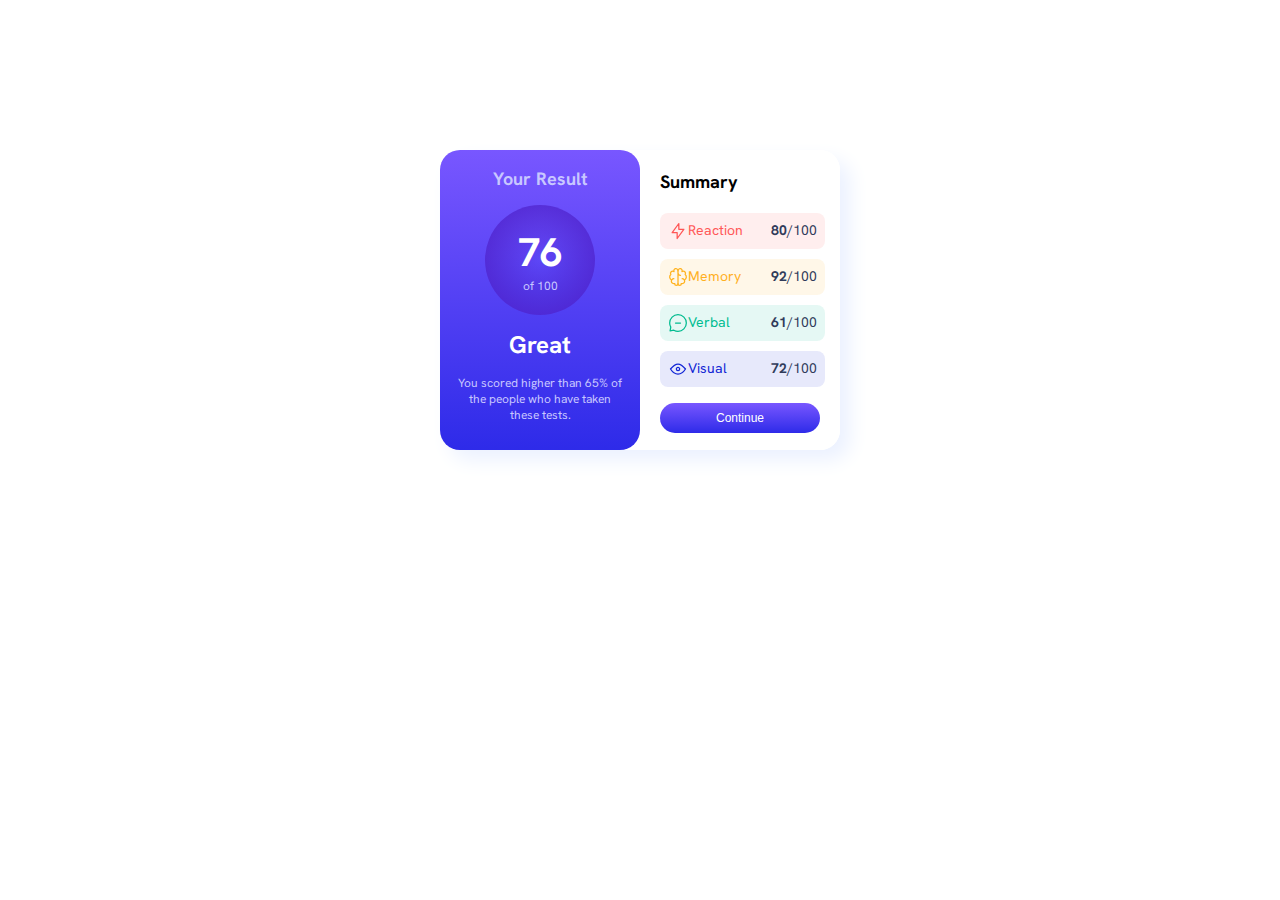
<file: 02-results-summary-component-main/index.html>
<!DOCTYPE html>
<html lang="en">

<head>
  <meta charset="UTF-8">
  <meta name="viewport" content="width=device-width, initial-scale=1.0">
  <!-- displays site properly based on user's device -->

  <link rel="icon" type="image/png" sizes="32x32" href="./assets/images/favicon-32x32.png">

  <link rel="stylesheet" href="style.css">

  <title>Frontend Mentor | Results summary component</title>



</head>

<body>
  <div class="container">
    <div class="box1">
      <h1>Your Result</h1>
      <div class="circle">
        <p class="number">76</p>
        <p class="range">of 100</p>
      </div>

      <h2>Great</h2>
      <p class="parrafo">You scored higher than 65% of the people who have taken these tests.</p>
    </div>
    <div class="box2">
      <div class="container-box2">
        <div>
          <h1>Summary</h1>
        </div>
        <div class="tests reaction-container">
          <div class="reaction">
            <img src="assets/images/icon-reaction.svg" alt="reaction-icon">
            <div>Reaction</div>
          </div>
          <div class="point"><b>80</b>/100</div>
        </div>
        <div class="tests memory-container">
          <div class="memory">
            <img src="assets/images/icon-memory.svg" alt="memory-icon">
            <div>Memory</div>
          </div>
          <div class="point"><b>92</b>/100</div>
        </div>
        <div class="tests verbal-container">
          <div class="verbal">
            <img src="assets/images/icon-verbal.svg" alt="verbal-icon">
            <div>Verbal</div>
          </div>
          <div class="point"><b>61</b>/100</div>
        </div>
        <div class="tests visual-container">
          <div class="visual">
            <img src="assets/images/icon-visual.svg" alt="visual-icon">
            <div>Visual</div>
          </div>
          <div class="point"><b>72</b>/100</div>
        </div>
        <button class="button" type="button">Continue</button>
      </div>
    </div>


  </div>


</body>

</html>
</file>
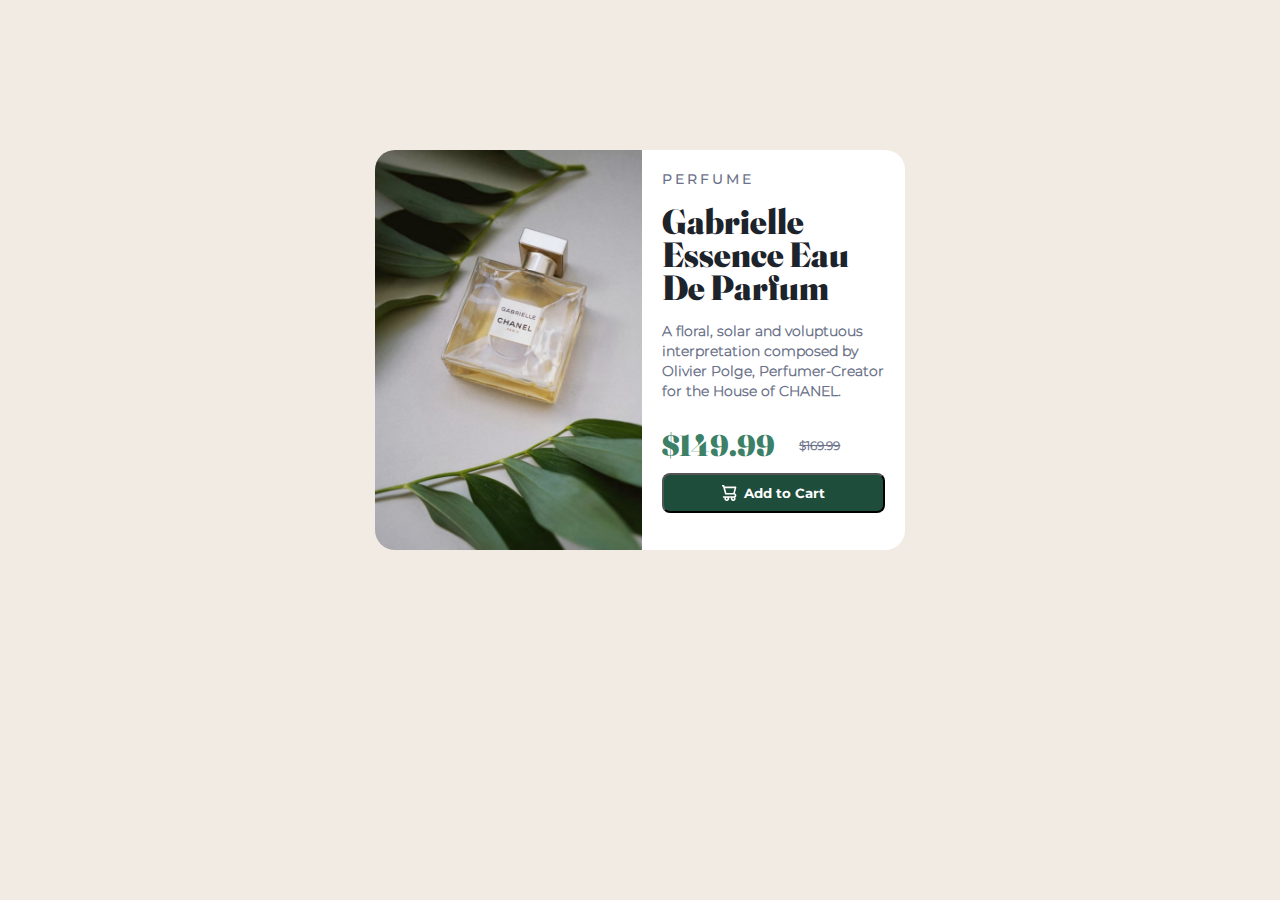
<file: 03-product-preview-card-component-main/index.html>
<!DOCTYPE html>
<html lang="en">

<head>
  <meta charset="UTF-8">
  <meta name="viewport" content="width=device-width, initial-scale=1.0">
  <!-- displays site properly based on user's device -->

  <link rel="icon" type="image/png" sizes="32x32" href="./images/favicon-32x32.png">
  <link rel="stylesheet" href="style.css">

  <title>Frontend Mentor | Product preview card component</title>


</head>

<body>
  <div class="container">
    <div class="box1">
      <img class="desktop" src="images/image-product-desktop.jpg" height="400px" alt="photo-product-desktop">
      <img class="mobile" src="images/image-product-mobile.jpg" alt="">
    </div>
    <div class="box2">
      <h1>Perfume</h1>
      <h2>Gabrielle Essence Eau De Parfum</h2>
      <p>A floral, solar and voluptuous interpretation composed by Olivier Polge,
        Perfumer-Creator for the House of CHANEL.</p>
      <div class="container-prices">
        <div class="cash1">
          $149.99
        </div>
        <div class="cash2">
          $169.99
        </div>
      </div>
      <button class="button"><img src="images/icon-cart.svg" alt="icon-cart">Add to Cart</button>
    </div>
  </div>
</body>

</html>
</file>
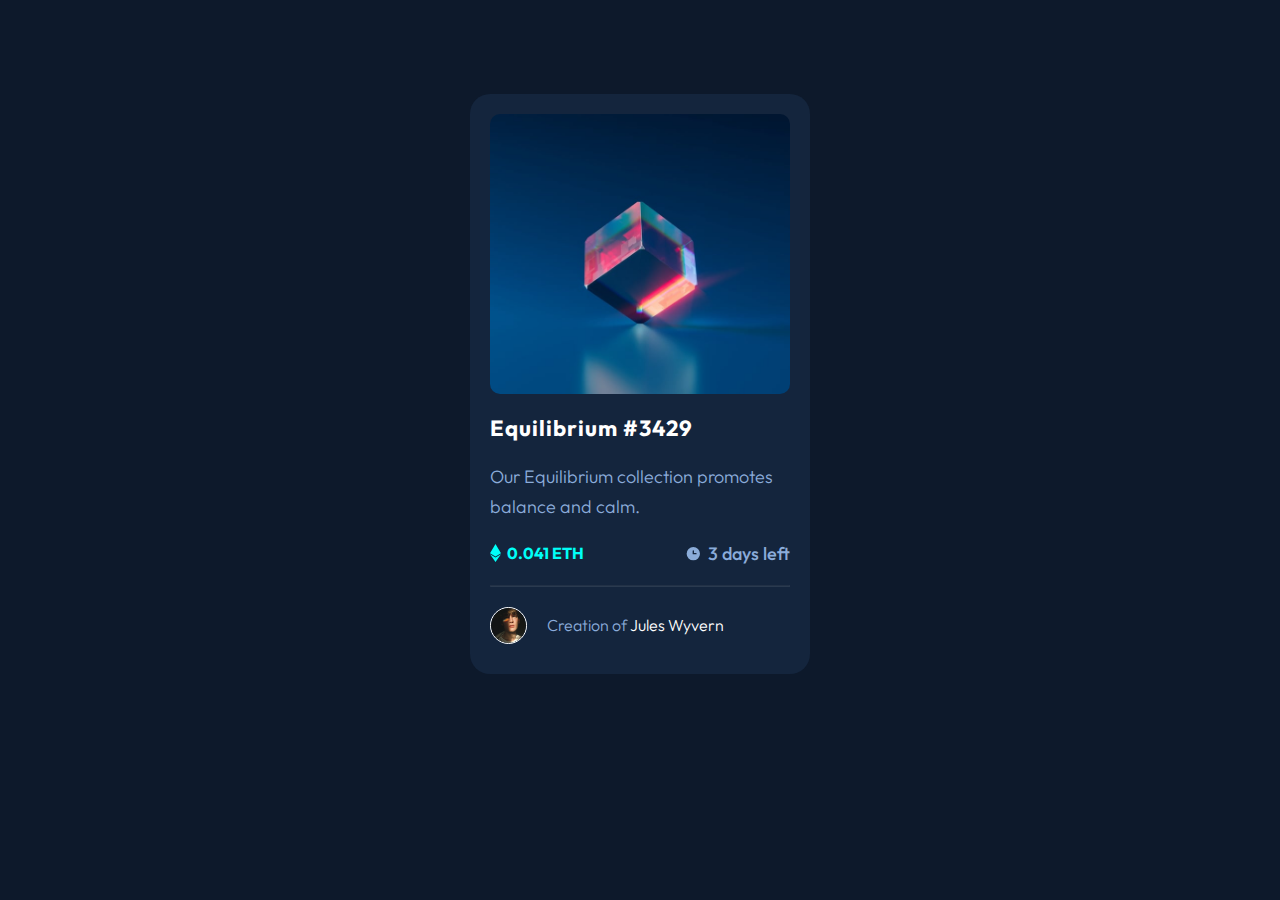
<file: 04-nft-preview-card-component-main/index.html>
<!DOCTYPE html>
<html lang="en">

<head>
  <meta charset="UTF-8">
  <meta name="viewport" content="width=device-width, initial-scale=1.0">
  <!-- displays site properly based on user's device -->

  <link rel="icon" type="image/png" sizes="32x32" href="./images/favicon-32x32.png">
  <link rel="stylesheet" href="style.css">

  <title>Frontend Mentor | NFT preview card component</title>


</head>

<body>

  <div class="container">
    <div class="bg-photo">
      <div class="view">
        
      </div>
      <div class="mobile">
        <img src="images/icon-view.svg" alt="view">
      </div>

      <div class="wallpaper">
        <img src="images/image-equilibrium.jpg" alt="equilibrium-wallpaper">
      </div>
    </div>

    <h1>Equilibrium #3429</h1>
    <p class="parrafo">Our Equilibrium collection promotes balance and calm.</p>
    <div class="prices">
      <div class="ether">
        <img src="images/icon-ethereum.svg" alt="icon-ethereum">
        <div>0.041 ETH</div>
      </div>

      <div class="time">
        <img src="images/icon-clock.svg" alt="icon-clock">
        <div>3 days left</div>
      </div>
    </div>
    <hr>
    <div class="foot">
      <img src="images/image-avatar.png" alt="">
      <p>Creation of <span>Jules Wyvern</span></p>
    </div>

  </div>










</body>

</html>
</file>
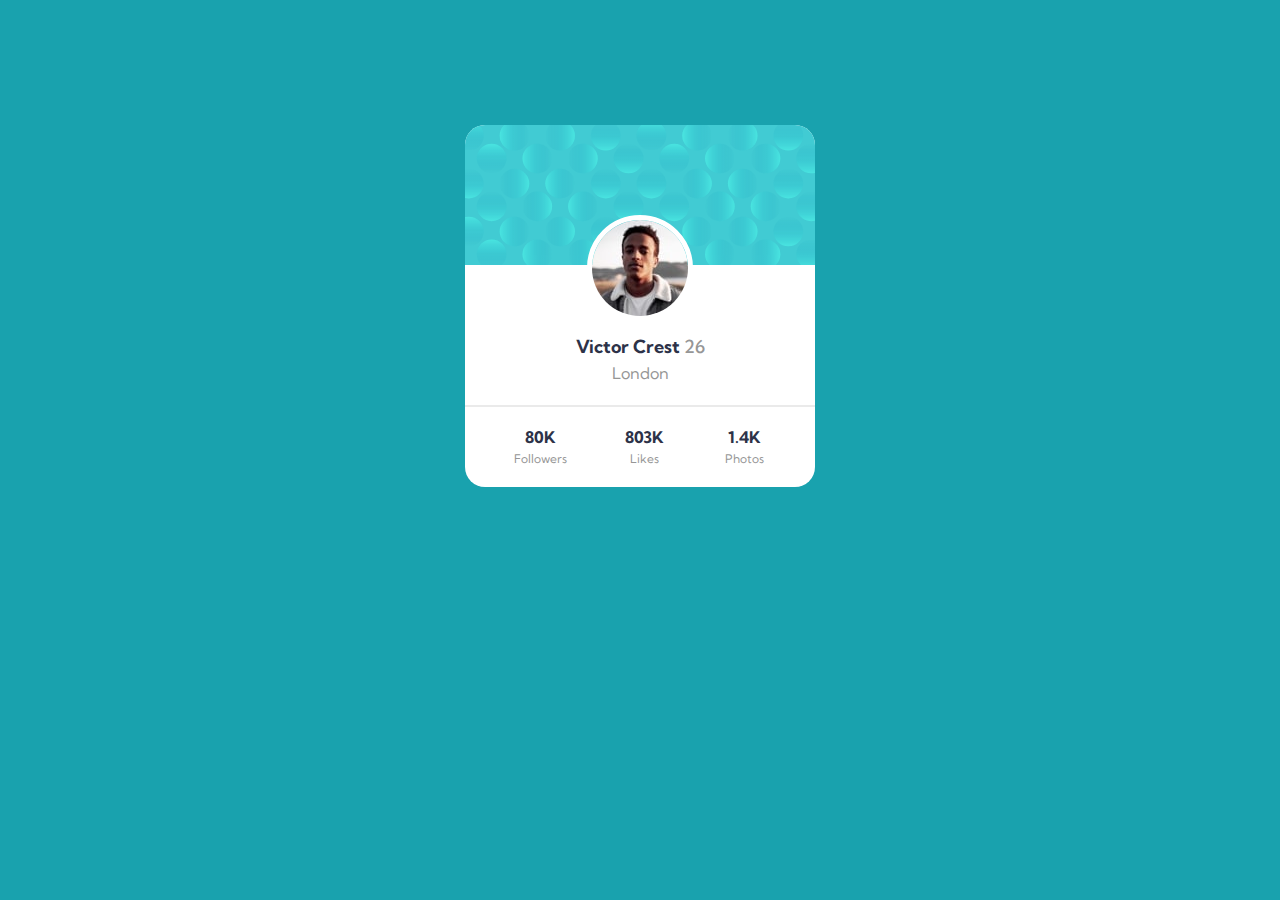
<file: 05-profile-card-component-main/index.html>
<!DOCTYPE html>
<html lang="en">

<head>
  <meta charset="UTF-8">
  <meta name="viewport" content="width=device-width, initial-scale=1.0">
  <!-- displays site properly based on user's device -->

  <link rel="icon" type="image/png" sizes="32x32" href="./images/favicon-32x32.png">
  <link rel="stylesheet" href="style.css">
  <title>Frontend Mentor | Profile card component</title>

</head>

<body>
  <div class="wallpaper">

  </div>

  <div class="container">
    <div class="wall">
      <div class="img">
        <img src="images/bg-pattern-card.svg" alt="">
      </div>
      <div class="box">
        <div class="person">
          <img src="images/image-victor.jpg" alt="">
        </div>
        <div class="name">
          Victor Crest <span>26</span>
        </div>
        <span class="place">London</span>
      </div>
    </div>
    <div class="fallowers">
      <div>80K
        <span>Followers</span>
      </div>
      <div>803K
        <span>Likes</span>
      </div>
      <div>1.4K
        <span>Photos</span>
      </div>
    </div>
  </div>

</body>

</html>
</file>
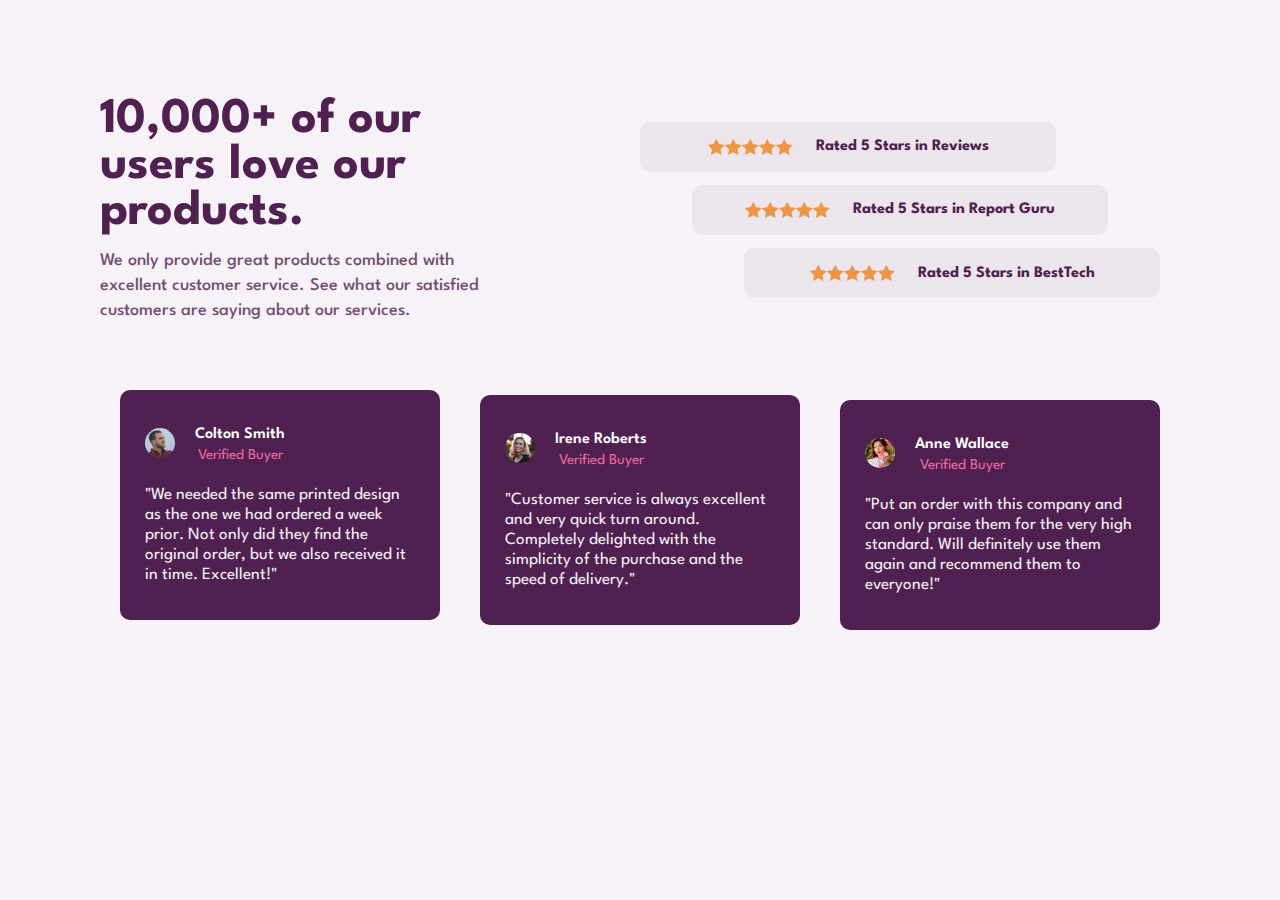
<file: 06-social-proof-section-master (Responsive pendiente)/index.html>
<!DOCTYPE html>
<html lang="en">

<head>
  <meta charset="UTF-8" />
  <meta name="viewport" content="width=device-width, initial-scale=1.0" />
  <link rel="icon" type="image/png" sizes="32x32" href="./images/favicon-32x32.png" />
  <link rel="stylesheet" href="style.css">
  <title>Frontend Mentor | Social proof section</title>


</head>

<body>
  <main>
    <section class="section-1">
      <div class="box-1">
        <h1>10,000+ of our users love our products.</h1>
        <p>We only provide great products combined with excellent customer service.
          See what our satisfied customers are saying about our services.</p>
      </div>
      <div class="box-2">
        <div class="reviews">
          <img src="images/icon-star.svg" alt="">
          <img src="images/icon-star.svg" alt="">
          <img src="images/icon-star.svg" alt="">
          <img src="images/icon-star.svg" alt="">
          <img src="images/icon-star.svg" alt="">
          <span>Rated 5 Stars in Reviews</span>
        </div>
        <div class="report">
          <img src="images/icon-star.svg" alt="">
          <img src="images/icon-star.svg" alt="">
          <img src="images/icon-star.svg" alt="">
          <img src="images/icon-star.svg" alt="">
          <img src="images/icon-star.svg" alt="">
          <span>Rated 5 Stars in Report Guru</span>
        </div>
        <div class="besttech">
          <img src="images/icon-star.svg" alt="">
          <img src="images/icon-star.svg" alt="">
          <img src="images/icon-star.svg" alt="">
          <img src="images/icon-star.svg" alt="">
          <img src="images/icon-star.svg" alt="">
          <span>Rated 5 Stars in BestTech</span>
        </div>
      </div>
    </section>
    <section class="section-2">
      <div class="box-3">
        <div>
          <span class="img-colton">
            <img src="images/image-colton.jpg" alt="image-colton">
          </span>
          <div class="name">
            <span>Colton Smith</span>
            <span class="status">Verified Buyer</span>
          </div>
        </div>
        <p>
          "We needed the same printed design as the one we had ordered a week prior.
          Not only did they find the original order, but we also received it in time.
          Excellent!"
        </p>
      </div>
      <div class="box-4">
        <div>
          <span class="img-irene">
            <img src="images/image-irene.jpg" alt="image-irene">
          </span>
          <div class="name">
            <span>Irene Roberts</span>
            <span class="status">Verified Buyer</span>
          </div>
        </div>
        <p>
          "Customer service is always excellent and very quick turn around. Completely
          delighted with the simplicity of the purchase and the speed of delivery."
        </p>
      </div>
      <div class="box-5">
        <div>
          <span class="img-anne">
            <img src="images/image-anne.jpg" alt="image-anne">
          </span>
          <div class="name">
            <span>Anne Wallace</span>
            <span class="status">Verified Buyer</span>
          </div>
        </div>
        <p>
          "Put an order with this company and can only praise them for the very high
          standard. Will definitely use them again and recommend them to everyone!"
        </p>
      </div>
    </section>
  </main>

</body>

</html>
</file>
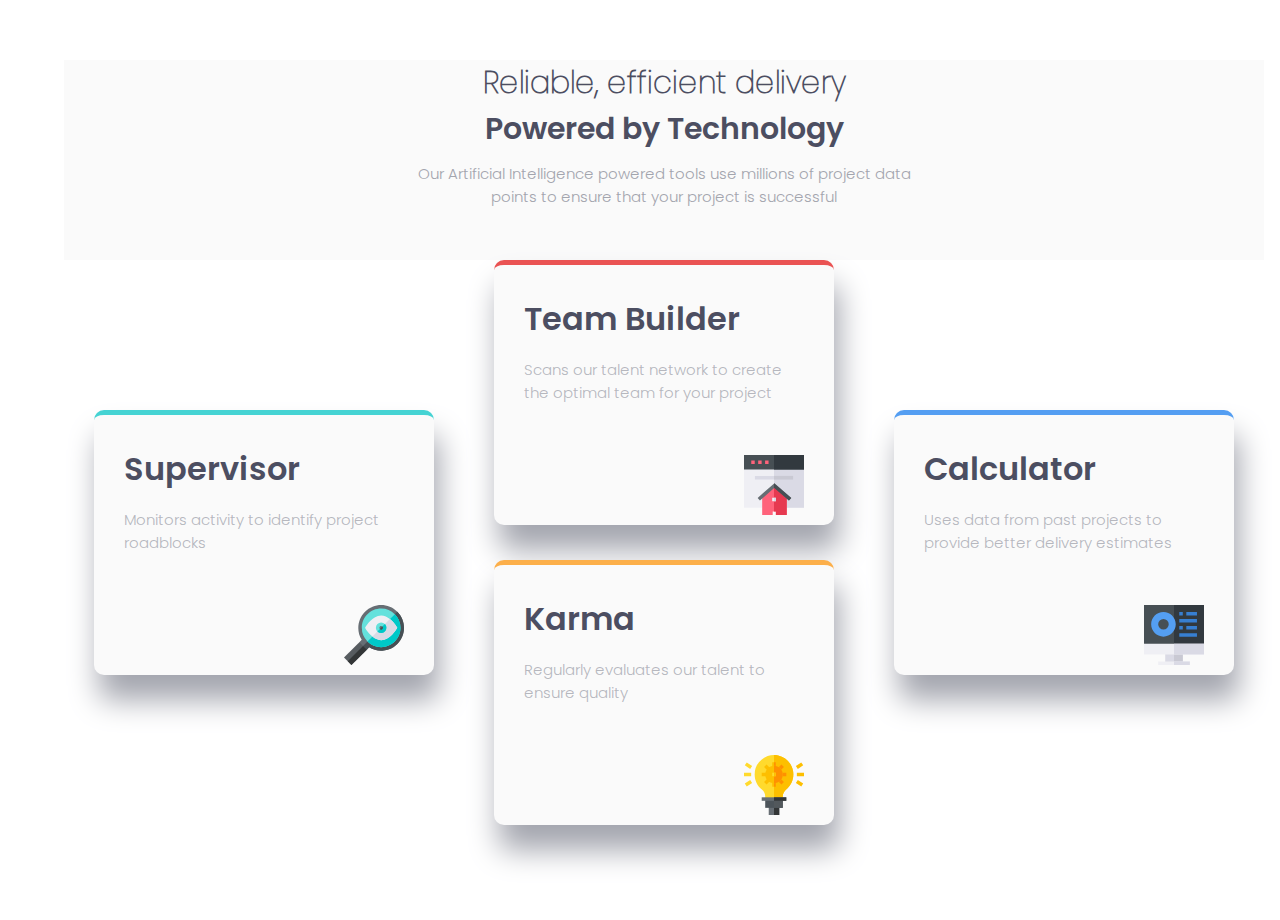
<file: 07-four-card-feature-section-master/index.html>
<!DOCTYPE html>
<html lang="en">

<head>
  <meta charset="UTF-8">
  <meta name="viewport" content="width=device-width, initial-scale=1.0">
  <!-- displays site properly based on user's device -->

  <link rel="icon" type="image/png" sizes="32x32" href="./images/favicon-32x32.png">
  <link rel="stylesheet" href="style.css">

  <title>Frontend Mentor | Four card feature section</title>


</head>

<body>

  <main>
    <div>
      <h1>Reliable, efficient delivery</h1>
      <h2>Powered by Technology</h2>
      <p>Our Artificial Intelligence powered tools use millions of project data points
        to ensure that your project is successful</p>
    </div>
    <section class="supervisor">
      <h1>Supervisor</h1>
      <p>Monitors activity to identify project roadblocks</p>
      <img src="images/icon-supervisor.svg" alt="">
    </section>
    <section class="team-builder">
      <h1>Team Builder</h1>
      <p>Scans our talent network to create the optimal team for your project</p>
      <img src="images/icon-team-builder.svg" alt="">
    </section>
    <section class="karma">
      <h1>Karma</h1>
      <p>Regularly evaluates our talent to ensure quality</p>
      <img src="images/icon-karma.svg" alt="">
    </section>
    <section class="calculator">
      <h1>Calculator</h1>
      <p>Uses data from past projects to provide better delivery estimates</p>
      <img src="images/icon-calculator.svg" alt="">
    </section>
  </main>

</body>

</html>
</file>
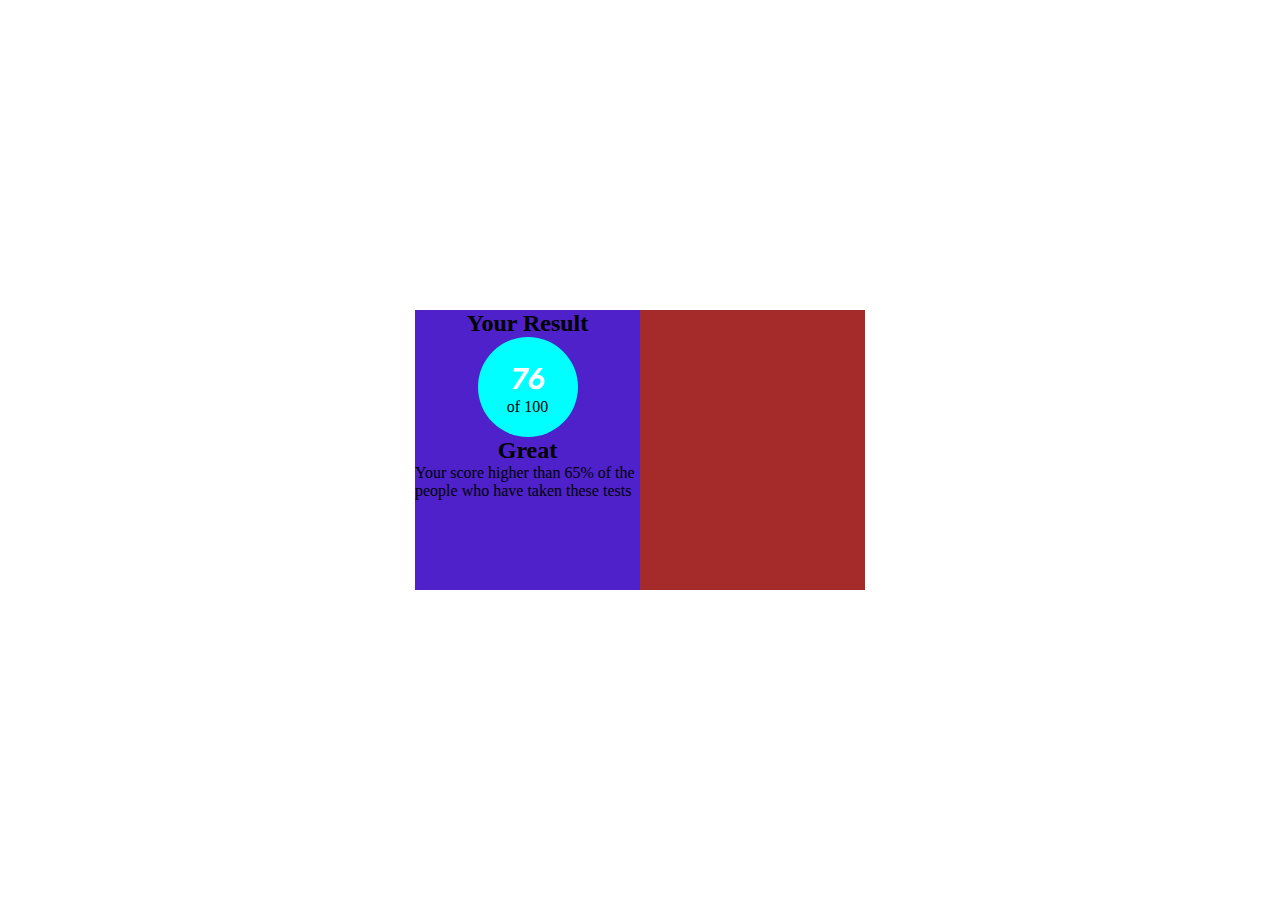
<file: 02-results-summary-component-main/index (corregido).html>
<!DOCTYPE html>
<html lang="en">
  <head>
    <meta charset="UTF-8" />
    <meta name="viewport" content="width=device-width, initial-scale=1.0" />
    <link rel="stylesheet" href="style corregido.css" />
    <title>results-summary</title>
  </head>
  <body>
    <div class="container movil-container">
      <div class="side side--left">
        <h2>Your Result</h2>
        <div class="side--left__circle">
          <h3>76</h3>
          <p>of 100</p>
        </div>
        <h2>Great</h2>
        <p>
          Your score higher than 65% of the people who have taken these tests
        </p>
      </div>

      <div class="side side--rigth"></div>
    </div>
  </body>
</html>
</file>
<file: 02-results-summary-component-main/style.css>
* {
  margin: 0;
  padding: 0;
}

@font-face {
  font-family: "HankenGrotesk-VariableFont_wght";
  src: url(assets/fonts/HankenGrotesk-VariableFont_wght.ttf);
}

@font-face {
  font-family: "HankenGrotesk-Bold";
  src: url(assets/fonts/static/HankenGrotesk-Bold.ttf);
}

body {
  font-family: "HankenGrotesk-VariableFont_wght", Arial, Helvetica, sans-serif;
  height: 600px;
  display: flex;
  justify-content: center;
  align-items: center;
}

.container {
  width: 400px;
  height: 300px;
  border-radius: 20px;
  display: flex;
  box-shadow: 10px 10px 20px hsl(221, 100%, 96%);
}

.box1 {
  width: 50%;
  height: 100%;
  background: linear-gradient(hsl(252, 100%, 67%), hsl(241, 81%, 54%));
  border-radius: 20px;
  display: flex;
  flex-direction: column;
  justify-content: space-around;
  align-items: center;
  text-align: center;
}

.box1 h1 {
  padding: 10px 0 0 0;
  font-size: 18px;
  color: hsl(241, 100%, 89%);
}

.circle {
  width: 110px;
  height: 110px;
  background: radial-gradient(hsla(241, 72%, 46%, 0), hsla(256, 72%, 46%, 1));
  display: flex;
  flex-direction: column;
  justify-content: center;
  border-radius: 100%;
}

.number {
  font-size: 40px;
  font-family: "HankenGrotesk-Bold", Arial, Helvetica, sans-serif;
  color: hsl(0, 0%, 100%);
}

.range {
  color: hsl(241, 100%, 89%);
  font-size: 12px;
}

.box1 h2 {
  color: hsl(0, 0%, 100%);
}

.box1 .parrafo {
  font-size: 12px;
  padding: 0 18px;
  margin-bottom: 20px;
  color: hsl(241, 100%, 89%);
}

.box2 {
  width: 50%;
  height: 100%;
  background: hsl(0, 0%, 100%);
  border-radius: 20px;
}

.container-box2 {
  padding: 10px 20px;
  display: flex;
  flex-direction: column;
  justify-content: space-between;
}

.container-box2 div h1 {
  font-size: 18px;
  padding: 10px 10px 10px 0;
}

.tests {
  width: 93%;
  height: 20px;
  background: grey;
  margin-top: 10px;
  display: flex;
  justify-content: space-between;
  font-size: 14px;
  padding: 8px;
  border-radius: 8px;
}

.tests div {
  display: flex;
}

.point {
  color: hsl(224, 30%, 27%);
}

.reaction-container {
  background-color: hsla(0, 100%, 67%, 0.1);
}

.reaction {
  color: hsl(0, 100%, 67%);
}

.memory-container {
  background-color: hsla(39, 100%, 56%, 0.1);
}

.memory {
  color: hsl(39, 100%, 56%);
}

.verbal-container {
  background-color: hsla(166, 100%, 37%, 0.1);
}

.verbal {
  color: hsl(166, 100%, 37%);
}

.visual-container {
  background-color: hsla(234, 85%, 45%, 0.1);
}

.visual {
  color: hsl(234, 85%, 45%);
}

.button {
  height: 30px;
  background: linear-gradient(hsl(252, 100%, 67%), hsl(241, 81%, 54%));
  border-radius: 30px;
  border: none;
  display: flex;
  align-items: center;
  justify-content: center;
  color: hsl(0, 0%, 100%);
  margin-top: 10%;
  font-size: 12px;
}

.button:hover {
  cursor: pointer;
  background: linear-gradient(hsl(241, 81%, 54%), hsl(252, 100%, 67%));
}

@media screen and (max-width:412px) {
    body {
      width: 100%;
      height: 100%;/* Este es el tamaño del Iphone SE */
    }

    .container {
      display: flex;
      flex-direction: row;
      flex-wrap: wrap;
      width: 100%;
      height: 100%;
    }

    .box1 {
      width: 100%;
      height: 45%;
      border-radius: 0 0 20px 20px;
      flex-direction: column;
      justify-content: space-around;
      align-items: center;
    }

    .parrafo {
      width: 52%;
      margin: 0px;
    }

    .box2 {
      width: 100%;
      height: 55%;
    }

    .button {
      height: 35px;
    }
    
}
</file>
<file: 03-product-preview-card-component-main/style.css>
* {
  margin: 0;
  padding: 0;
}

body {
  height: 700px;
  display: flex;
  background: hsl(30, 38%, 92%);
  justify-content: center;
  align-items: center;
}

.container {
  width: 530px;
  height: 400px;
  display: flex;
}

.desktop {
  border-radius: 20px 0 0 20px;
}

.mobile {
  display: none;
}

.box2 {
  width: 100%;
  display: flex;
  flex-wrap: wrap;
  padding: 20px;
  justify-content: left;
  background: hsl(0, 0%, 100%);
  border-radius: 0 20px 20px 0;
}

@font-face {
  font-family: "Montserrat-VariableFont_wght";
  src: url(fonts/Montserrat/Montserrat-VariableFont_wght.ttf);
}

.box2 h1 {
  font-size: 14px;
  font-family: "Montserrat-VariableFont_wght", Arial, Helvetica, sans-serif;
  letter-spacing: 3px;
  text-transform: uppercase;
  color: hsl(228, 12%, 48%);
  font-weight: 500;
}

@font-face {
  font-family: "Fraunces_9pt_Soft-Black";
  src: url(fonts/Fraunces/static/Fraunces_144pt-Black.ttf);
}

.box2 h2 {
  font-size: 35px;
  line-height: 33px;
  font-family: "Fraunces_9pt_Soft-Black";
  color: hsl(212, 21%, 14%);
}

@font-face {
  font-family: "Montserrat-Light";
  src: url(fonts/Montserrat/static/Montserrat-Light.ttf);
}
.box2 p {
  color: hsl(228, 12%, 48%);
  font-family: "Montserrat-Light";
  font-size: 14px;
  line-height: 20px;
  font-weight: bold;
}
.container-prices {
  display: flex;
  width: 80%;
  justify-content: space-between;
  align-items: center;
}

.cash1 {
  font-size: 30px;
  font-family: "Fraunces_9pt_Soft-Black";
  color: hsl(158, 36%, 37%);
}

.cash2 {
  text-decoration: line-through;
  color: hsl(228, 12%, 48%);
  font-family: "Montserrat-Light";
  font-weight: bold;
  font-size: 12px;
}

@font-face {
  font-family: "Montserrat-Bold";
  src: url(fonts/Montserrat/static/Montserrat-Bold.ttf);
}

.button {
  width: 100%;
  height: 40px;
  border-radius: 8px;
  display: flex;
  justify-content: space-around;
  align-items: center;
  font-family: "Montserrat-Bold";
  background: hsl(158, 44%, 21%);
  color: hsl(0, 0%, 100%);
  padding: 0 55px;
}

@media screen and (max-width: 565px) {
  body {
    justify-content: flex-start;
    align-items: flex-start;
  }

  .container {
    width: 100%;
    height: 120%;
    display: flex;
    flex-direction: column;
    padding: 30px 20px;
  }

  .desktop {
    display: none;
  }

  .mobile {
    display: flex;
    width: 100%;
    height: auto;
    object-fit: cover;
    border-radius: 20px 20px 0 0;
  }

  .box2 {
    width: 100%;
    height: 45%;
    border-radius: 0 0 20px 20px;
    padding: 20px 0;
  }

  .box2 h1 {
    margin: 20px 0 0 20px;
  }

  .box2 h2 {
    margin: 20px 0 0 20px;
  }

  .box2 p {
    margin: 20px 20px 0 20px;
  }

  .container-prices {
    margin: 20px 0 0 20px;
    padding-right: 40%;
  }

  .button {
    margin: 0 20px 10px 20px;
    justify-content: center;
  }
}
</file>
<file: 04-nft-preview-card-component-main/style.css>
* {
  margin: 0;
  padding: 0;
}

body {
  height: 667px;
  background: hsl(217, 54%, 11%);
  display: flex;
  justify-content: center;
  align-items: center;
  margin: 50px 20px;
}

.container {
  width: 100%;
  height: auto;
  background: hsl(216, 50%, 16%);
  padding: 20px;
  border-radius: 20px;
  justify-content: center;
  align-items: center;
}

.bg-photo img {
  width: 100%;
  height: 280px;
  display: flex;
  justify-content: center;
  align-items: center;
  border-radius: 10px;
}

.view {
  border-radius: 10px;
  position: absolute;
}

.mobile {
  position: absolute;
  visibility: hidden;
}

.wallpaper {
  width: 100%;
  height: 100%;
  object-fit: cover;
}

@font-face {
  font-family: "Outfit-Bold";
  src: url(fonts/static/Outfit-Bold.ttf);
}

h1 {
  margin: 20px 0;
  font-family: "Outfit-Bold";
  font-size: 22px;
  color: hsl(0, 0%, 100%);
  letter-spacing: 1px;
}

.parrafo {
  color: hsl(215, 51%, 70%);
  font-family: "Outfit-Light";
  font-size: 18px;
  line-height: 30px;
}

.prices {
  display: flex;
  font-size: 18px;
  justify-content: space-between;
  margin: 20px 0;
}

.ether {
  width: 35%;
  color: hsl(178, 100%, 50%);
  font-family: "Outfit-Bold";
  display: flex;
  align-items: center;
  justify-content: space-between;
}

@font-face {
  font-family: "Outfit-Medium";
  src: url(fonts/static/Outfit-Medium.ttf);
}

.time {
  width: 35%;
  color: hsl(215, 51%, 70%);
  font-family: "Outfit-Medium";
  display: flex;
  align-items: center;
  justify-content: space-between;
}

@font-face {
  font-family: "Outfit-Light";
  src: url(fonts/static/Outfit-Light.ttf);
}

hr {
  height: 0;
  background: hsl(215, 51%, 70%);
  opacity: 0.1;
}

.foot {
  display: flex;
  align-items: center;
}

.foot img {
  width: 35px;
  height: auto;
  border: 1.5px solid hsl(0, 0%, 100%);
  border-radius: 100%;
  margin: 20px 0 10px 0;
}

@font-face {
  font-family: "Outfit-Light";
  src: url(fonts/static/Outfit-Light.ttf);
}

.foot p {
  margin-left: 20px;
  margin-top: 10px;
  color: hsl(215, 51%, 70%);
  font-family: "Outfit-Light";
}

.foot p span {
  color: white;
}

@media screen and (min-width: 375px) {
  .container {
    margin: 0;
    width: 300px;
    height: auto;
  }

  .container h1 {
    display: inline-block;
  }

  .container h1:hover {
    color: hsl(178, 100%, 50%);
    cursor: pointer;
  }

  .ether {
    justify-content: left;
  }

  .ether div {
    font-size: 16px;
    margin-left: 6px;
  }



  .foot p span:hover {
    color: hsl(178, 100%, 50%);
    cursor: pointer;
  }

  .bg-photo:hover {
    display: flex;
    justify-content: center;
    align-items: center;
    cursor: pointer;

    .mobile {
      visibility: visible;
    }

    .mobile img {
      width: 50px;
      height: 50px;
    }
    .view {
      width: 300px;
      height: 280px;
      background: hsl(178, 100%, 50%);
      opacity: 0.4;
    }
  }
}
</file>
<file: 05-profile-card-component-main/style.css>
* {
    margin: 0;
    padding: 0;
}

body {
    width: 100%;
    height: 612px;
    display: flex;
    justify-content: center;
    align-items: center;
    background: hsl(185, 75%, 39%);
}

.container {
    background: white;
    width: 350px;
    height: auto;
    border-radius: 20px;
    display: flex;
    flex-wrap: wrap;
    justify-content: center;
}

.wall {
    height: 280px;
    border-bottom: 2px solid hsla(0, 0%, 59%,0.2);
}

.img {
    width: 350px;
    height: 140px;
    object-fit: cover;
    display: flex;
    flex-wrap: wrap;
    justify-content: center;
    align-items: center;
}

.img img {
    border-radius: 20px 20px 0 0;
}

.box {
    display: flex;
    flex-direction: column;
    flex-wrap: wrap;
    align-items: center;
    position: relative;
    top: -50px;
}

.person img {
    border-radius: 100%;
    border: 5px solid white;
    margin-bottom: 10px;
}

@font-face {
    font-family: "KumbhSans-Bold";
    src: url(fonts/static/KumbhSans-Bold.ttf);
}

.name {
    font-family: "KumbhSans-Bold";
    font-size: 18px;
    color: hsl(229, 23%, 23%);
    margin-bottom: 5px;
}

@font-face {
    font-family: "KumbhSans-Medium";
    src: url(fonts/static/KumbhSans-Medium.ttf);
}

.name span {
    font-family: "KumbhSans-Medium";
    color: hsl(0, 0%, 59%);
}

@font-face {
    font-family: "KumbhSans-Regular";
    src: url(fonts/static/KumbhSans-Regular.ttf);
}

.place {
    font-family: "KumbhSans-Regular";
    color: hsl(0, 0%, 59%);
}

.fallowers {
    display: flex;
    justify-content: space-around;
    margin: 0 20px;
}

@font-face {
    font-family: "KumbhSans-Bold";
    src: url(fonts/static/KumbhSans-Bold.ttf);
}

.fallowers div {
    font-family: "KumbhSans-Bold";
    color: hsl(229, 23%, 23%);
    padding: 20px 20px;
    text-align: center;
}

.fallowers div span {
    font-family: "KumbhSans-Regular";
    font-size: 12px;
    color: hsl(0, 0%, 59%);
}

@media screen and (max-width:375px) {
    .container {
        width: 90%;
        /* min-width: 290px; */
        height: auto;

        /* Con esto se evi */
        resize: none;
        overflow: hidden;
    }

    .wall {
        width: ;
    }

    .img {
        width: 100%;
    }

    .img img {
        width: 100%;
    height: 100%;
    }
}
</file>
<file: 06-social-proof-section-master (Responsive pendiente)/style.css>
* {
    margin: 0;
    padding: 0;
}

body {
    background: hsl(300, 24%, 96%);
    padding: 60px 100px;
}

main {
    width: 100%;
    max-width: 1440px;
    height: 600px;
    background: hsl(300, 24%, 96%);
    display: flex;
    flex-wrap: wrap;
}

.section-1 {
    width: 100%;
    height: 50%;
    display: flex;
}

.box-1 {
    width: 50%;
    height: auto;
    text-align: left;
    display: flex;
    flex-wrap: wrap;
    align-items: center;
}

@font-face {
    font-family: "LeagueSpartan-Bold";
    src: url(fonts/static/LeagueSpartan-Bold.ttf);
}

.box-1 h1 {
    font-family: "LeagueSpartan-Bold";
    font-size: 50px;
    width: 80%;
    color: hsl(300, 43%, 22%);
    display: inline-block;
    position: relative;
    top: 15px;
}

@font-face {
    font-family: "LeagueSpartan-Medium";
    src: url(fonts/static/LeagueSpartan-Medium.ttf);
}

.box-1 p {
    font-family: "LeagueSpartan-Medium";
    font-size: 18px;
    color: hsla(300, 43%, 22%,0.8);
    width: 80%;
    display: inline-block;
    position: relative;
    top: -15px;
    line-height: 25px;
}
.box-2 {
    width: 50%;
    height: auto;
    display: flex;
    flex-direction: column;
    justify-content: space-around;
    padding: 55px 20px;
}

.box-2 div {
    width: 80%;
    height: 50px;
    background: hsla(303, 10%, 53%,0.1);
    border-radius: 10px;
    display: flex;
    justify-content: center;
    align-items: center;
    -webkit-border-radius: 10px;
    -moz-border-radius: 10px;
    -ms-border-radius: 10px;
    -o-border-radius: 10px;
    color: hsl(300, 43%, 22%);
    font-family: "LeagueSpartan-Bold";
}

.box-2 div span {
    margin-left: 23px;
}

.reviews {
    align-self: flex-start;
}

.report {
    align-self: center;
}

.besttech {
    align-self: flex-end;
}

.section-2 {
    width: 100%;
    height: 50%;
    display: flex;
    justify-content: space-between;
}

.box-3 {
    align-self: flex-start;
}

.box-4 {
    align-self: center;
}

.box-5 {
    align-self: flex-end;
}

.section-2 .box-3, .box-4, .box-5 {
    background: hsl(300, 43%, 22%);
    color: hsl(0, 0%, 100%);
    width: 27%;
    height: auto;
    padding: 35px 25px;
    margin: 30px 20px;
    border-radius: 10px;
    -webkit-border-radius: 10px;
    -moz-border-radius: 10px;
    -ms-border-radius: 10px;
    -o-border-radius: 10px;
}

.section-2 div div {
    display: flex;
    flex-wrap: wrap;
    align-items: center;
}

@font-face {
    font-family: "LeagueSpartan-SemiBold";
    src: url(fonts/static/LeagueSpartan-SemiBold.ttf);
}

.name {
    display: flex;
    flex-direction: column;
    align-items: center;
    margin-left: 20px;
    line-height: 20px;
    font-family: "LeagueSpartan-SemiBold";
}

@font-face {
    font-family: "LeagueSpartan-Regular";
    src: url(fonts/static/LeagueSpartan-Regular.ttf);
}

.status {
    color: hsl(333, 80%, 67%);
    font-family: "LeagueSpartan-Regular";
    font-size: 15px;
}
.section-2 div span img {
    width: 30px;
    border-radius: 100%;
    -webkit-border-radius: 100%;
    -moz-border-radius: 100%;
    -ms-border-radius: 100%;
    -o-border-radius: 100%;
}

.section-2 div p {
    color: hsl(300, 24%, 96%);
    font-family: "LeagueSpartan-Regular";
    font-size: 17px;
    line-height: 20px;
    margin-top: 20px;
}

@media screen and (max-width:375px) {
    body {
        width: 100%;
        height: auto;
        padding: 0;
    }

    main {
        width: 100%;
    }

    .section-1 {
        height: 500px;
        flex-direction: column;
        justify-content: space-around;
        align-items: center;
    }

    .box-1 {
        width: 80%;
        height: 250px;
        display: flex;
        justify-content: space-between;
        align-items: center;
        padding: 10px;
    }

    .box-1 h1 {
        width: 100%;
        font-size: 35px;
        text-align: center;
    }

    .box-1 p {
        width: 100%;
        height: auto;
        text-align: center;
        line-height: 20px;
        font-size: 16px;
        display: inline-block;
        position: sticky;
    }

    .box-2 {
        width: 80%;
        height: auto;
        display: flex;
    }

    .box-2 div {
        width: 100%;
        height: 80px;
    }

    .reviews {
        align-self: center;
    }

    .report {
        align-self: center;
    }

    .besttech {
        align-self: center;
    }

    .section-2 {
        background-color: brown;
        flex-direction: column;
    }

    .box-3 {
        background-color: blueviolet;
    }

    .box-4 {
        background-color: coral;
    }

    .box-5 {
        background-color: chartreuse;
    }



}
</file>
<file: 07-four-card-feature-section-master/style.css>
* {
  margin: 0;
  padding: 0;
}

main {
  width: 90%;
  margin: 60px auto;
}

main div {
  background: rgb(170, 155, 155);
  display: flex;
  flex-direction: column;
  flex-wrap: wrap;
  text-align: center;
  background: hsl(0, 0%, 98%);
}

@font-face {
  font-family: "Poppins-Thin";
  src: url(fonts/Poppins-Thin.ttf);
}

main div h1 {
  font-family: "Poppins-Thin";
  font-size: 23px;
  color: hsl(234, 12%, 34%);
}

@font-face {
  font-family: "Poppins-SemiBold";
  src: url(fonts/Poppins-SemiBold.ttf);
}

main div h2 {
  font-family: "Poppins-SemiBold";
  font-size: 23px;
  color: hsl(234, 12%, 34%);
  margin-bottom: 10px;
}

@font-face {
  font-family: "Poppins-Light";
  src: url(fonts/Poppins-Light.ttf);
}

main div p {
  font-family: "Poppins-Light";
  font-size: 15px;
  max-width: 300px;
  align-self: center;
  margin-bottom: 60px;
  color: hsl(229, 6%, 66%);
}

main section {
  max-width: 100%;
  height: 200px;
  background: hsl(0, 0%, 98%);
  margin-bottom: 25px;
  box-shadow: 5px 25px 30px hsl(229, 6%, 66%);
  border-radius: 10px;
  padding: 30px;
  display: flex;
  flex-wrap: wrap;
  -webkit-border-radius: 10px;
  -moz-border-radius: 10px;
  -ms-border-radius: 10px;
  -o-border-radius: 10px;
}

main section h1 {
  font-family: "Poppins-SemiBold";
  color: hsl(234, 12%, 34%);
}

main section p {
  font-family: "Poppins-Light";
  font-size: 15px;
  color: hsla(229, 6%, 66%, 0.8);
}

main section img {
  width: auto;
  height: 60px;
  position: relative;
  top: 35px;
  left: 220px;
}

.supervisor {
  border-top: hsl(180, 62%, 55%) 5px solid;
}

.team-builder {
  border-top: hsl(0, 78%, 62%) 5px solid;
}

.karma {
  border-top: hsl(34, 97%, 64%) 5px solid;
}

.calculator {
  border-top: hsl(212, 86%, 64%) 5px solid;
}

@media screen and (min-width: 375px) {
  main {
    display: grid;
    grid-template-rows: 200px repeat(4, 150px);
    grid-template-columns: repeat(3, 400px);
  }

  main div {
    flex-wrap: nowrap;
    grid-column: 1 / span 4;
  }

  main div h1 {
    font-size: 30px;
  }

  main div h2 {
    font-size: 30px;
  }

  main div p {
    max-width: 500px;
  }

  main section {
    margin: 0 30px;
  }

  main .supervisor {
    grid-row: 3/5;
    grid-column: 1/2;
  }

  main .team-builder {
    grid-row: 2/4;
    grid-column: 2/3;
  }

  main .karma {
    grid-row: 4/6;
    grid-column: 2/3;
  }

  main .calculator {
    grid-row: 3/5;
    grid-column: 3/4;
  }
}
</file>
<file: 02-results-summary-component-main/style corregido.css>
* {
  margin: 0;
  padding: 0;
}

body {
  height: 100vh;
  width: 100vw;
  display: flex;
  justify-content: center;
  align-items: center;
}

.container {
  height: 280px;
  width: 450px;
  background-color: brown;
}

.side {
  width: 50%;
  height: 100%;
  display: flex;
  flex-direction: column;
  align-items: center;
}

.side--left {
  background-color: hsla(256, 72%, 46%, 1);
}

.side--left h2 {
}

.side--left__circle {
  width: 100px;
  height: 100px;
  border-radius: 100%;
  -webkit-border-radius: 100%;
  -moz-border-radius: 100%;
  -ms-border-radius: 100%;
  -o-border-radius: 100%;
  background-color: aqua;
  display: flex;
  flex-direction: column;
  justify-content: center;
  align-items: center;
}
@font-face {
    font-family: "Hanken Grotesk";
    src: url("fonts/HankenGrotesk-Italic-VariableFont_wght.ttf");
}

.side--left__circle h3 {
  font-size: 30px;
  font-family: "Hanken Grotesk", sans-serif;
  color: rgb(255, 255, 255);
}
</file>
